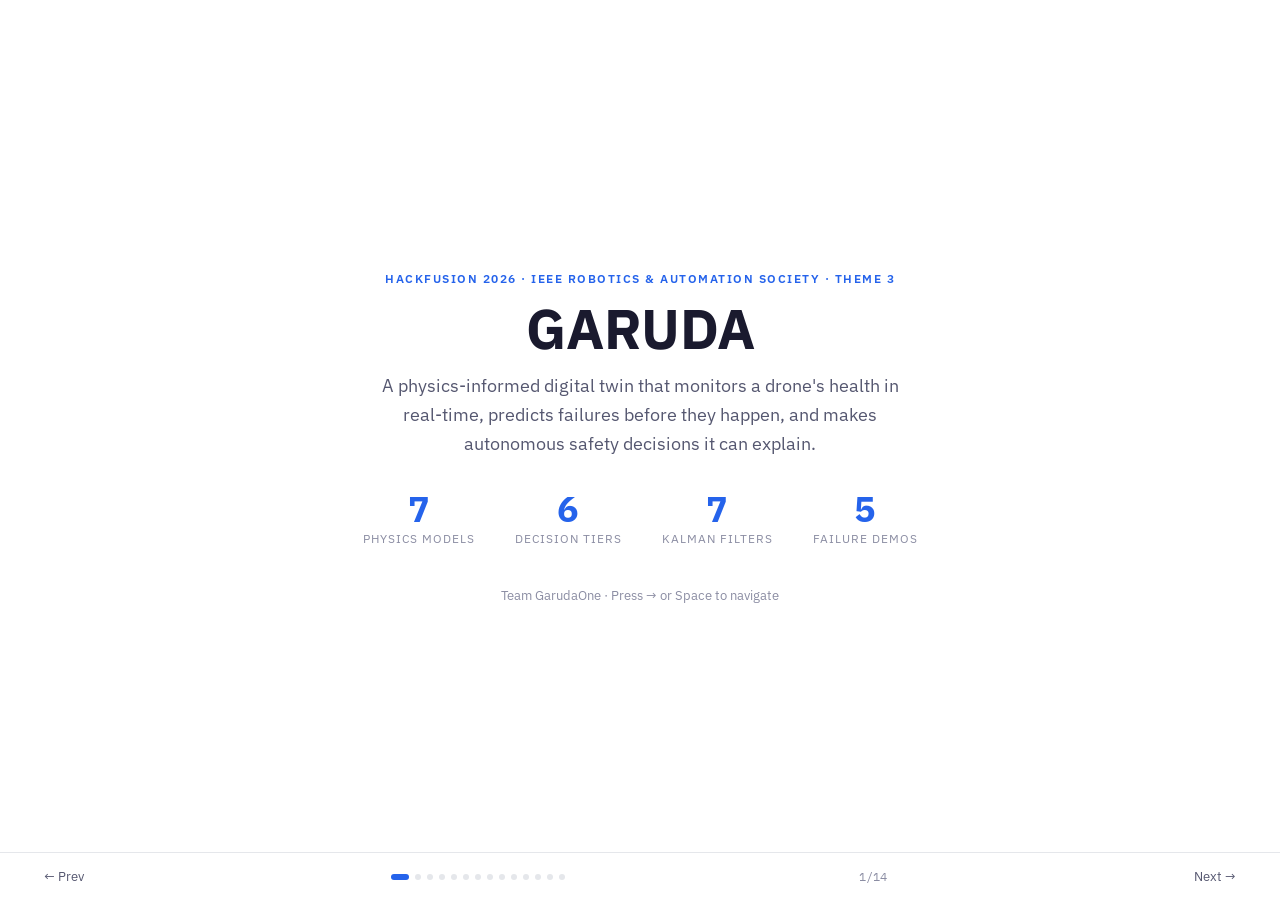
<file: pitch/GARUDA_Pitch.html>
<!DOCTYPE html>
<html lang="en">
<head>
<meta charset="UTF-8">
<meta name="viewport" content="width=device-width, initial-scale=1.0">
<title>GARUDA — HackFusion 2026</title>
<style>
  @import url('https://fonts.googleapis.com/css2?family=IBM+Plex+Sans:wght@400;500;600;700&family=IBM+Plex+Mono:wght@400;500&display=swap');

  :root {
    --bg: #ffffff;
    --bg-alt: #f7f8fa;
    --text: #1a1a2e;
    --text-2: #555770;
    --text-3: #8b8da3;
    --blue: #2563eb;
    --blue-light: #eff4ff;
    --red: #dc2626;
    --red-light: #fef2f2;
    --green: #16a34a;
    --green-light: #f0fdf4;
    --amber: #d97706;
    --amber-light: #fffbeb;
    --border: #e5e7eb;
    --radius: 8px;
  }

  * { margin: 0; padding: 0; box-sizing: border-box; }

  body {
    font-family: 'IBM Plex Sans', -apple-system, system-ui, sans-serif;
    background: var(--bg);
    color: var(--text);
    overflow: hidden;
    height: 100vh;
  }

  .deck { position: relative; width: 100vw; height: 100vh; }

  .slide {
    position: absolute; inset: 0;
    display: flex; flex-direction: column;
    justify-content: center; align-items: center;
    padding: 56px 80px 80px;
    opacity: 0; pointer-events: none;
    transition: opacity 0.35s ease;
  }
  .slide.active { opacity: 1; pointer-events: auto; }

  .slide-inner {
    width: 100%; max-width: 960px;
    display: flex; flex-direction: column;
    align-items: flex-start;
    max-height: calc(100vh - 140px);
    overflow-y: auto;
    scrollbar-width: thin;
    scrollbar-color: var(--border) transparent;
  }
  .slide-inner::-webkit-scrollbar { width: 3px; }
  .slide-inner::-webkit-scrollbar-thumb { background: var(--border); border-radius: 3px; }
  .slide-inner.centered { align-items: center; text-align: center; }

  /* ── Nav ── */
  .nav {
    position: fixed; bottom: 0; left: 0; right: 0;
    height: 48px;
    background: var(--bg);
    border-top: 1px solid var(--border);
    display: flex; align-items: center; justify-content: space-between;
    padding: 0 32px; z-index: 50;
    font-size: 13px; color: var(--text-3);
  }
  .nav button {
    background: none; border: none; color: var(--text-2);
    font: inherit; cursor: pointer; padding: 6px 12px;
    border-radius: 4px;
  }
  .nav button:hover { background: var(--bg-alt); }
  .dots { display: flex; gap: 6px; }
  .dots span {
    width: 6px; height: 6px; border-radius: 50%;
    background: var(--border); cursor: pointer;
    transition: all 0.2s;
  }
  .dots span.on { background: var(--blue); width: 18px; border-radius: 3px; }

  /* ── Typography ── */
  .label {
    font-size: 12px; font-weight: 600; letter-spacing: 1.5px;
    text-transform: uppercase; color: var(--blue); margin-bottom: 10px;
  }
  h1 { font-size: 44px; font-weight: 700; line-height: 1.15; color: var(--text); }
  h2 { font-size: 32px; font-weight: 700; line-height: 1.2; color: var(--text); margin-bottom: 12px; }
  h3 { font-size: 17px; font-weight: 600; color: var(--text); margin-bottom: 6px; }
  .sub { font-size: 18px; color: var(--text-2); line-height: 1.6; margin-top: 12px; max-width: 640px; }
  .small { font-size: 13px; color: var(--text-3); line-height: 1.5; }

  /* ── Layout helpers ── */
  .row { display: flex; gap: 32px; width: 100%; margin-top: 28px; }
  .row > * { flex: 1; }
  .col { display: flex; flex-direction: column; gap: 14px; }

  .mt-12 { margin-top: 12px; }
  .mt-20 { margin-top: 20px; }
  .mt-28 { margin-top: 28px; }
  .mt-40 { margin-top: 40px; }
  .mb-4 { margin-bottom: 4px; }
  .w-full { width: 100%; }

  /* ── Boxes ── */
  .box {
    background: var(--bg-alt);
    border: 1px solid var(--border);
    border-radius: var(--radius);
    padding: 20px;
  }
  .box h3 { font-size: 15px; margin-bottom: 4px; }
  .box p { font-size: 13.5px; color: var(--text-2); line-height: 1.55; }

  .box-blue { background: var(--blue-light); border-color: #dbeafe; }
  .box-red { background: var(--red-light); border-color: #fecaca; }
  .box-green { background: var(--green-light); border-color: #bbf7d0; }
  .box-amber { background: var(--amber-light); border-color: #fde68a; }

  /* ── Table ── */
  table { width: 100%; border-collapse: collapse; font-size: 14px; margin-top: 16px; }
  th { text-align: left; font-weight: 600; padding: 10px 14px; background: var(--bg-alt); border-bottom: 2px solid var(--border); font-size: 12px; text-transform: uppercase; letter-spacing: 0.5px; color: var(--text-3); }
  td { padding: 10px 14px; border-bottom: 1px solid var(--border); color: var(--text-2); line-height: 1.45; }
  td:first-child { color: var(--text); font-weight: 500; }

  /* ── Code ── */
  code, .mono { font-family: 'IBM Plex Mono', monospace; }
  .code-sm {
    background: var(--bg-alt); border: 1px solid var(--border);
    border-radius: 6px; padding: 14px 18px;
    font-family: 'IBM Plex Mono', monospace;
    font-size: 12.5px; line-height: 1.65; color: var(--text);
    white-space: pre; overflow-x: auto;
  }

  /* ── Equation ── */
  .eq {
    font-family: 'IBM Plex Mono', monospace;
    font-size: 15px; color: var(--text);
    padding: 8px 0;
  }

  /* ── Tags ── */
  .tag {
    display: inline-block; font-size: 11px; font-weight: 600;
    padding: 2px 8px; border-radius: 4px;
    letter-spacing: 0.3px;
  }
  .tag-b { background: var(--blue-light); color: var(--blue); }
  .tag-r { background: var(--red-light); color: var(--red); }
  .tag-g { background: var(--green-light); color: var(--green); }
  .tag-a { background: var(--amber-light); color: var(--amber); }

  /* ── Tier bar ── */
  .tier {
    display: flex; border-radius: 6px; overflow: hidden;
    border: 1px solid var(--border); margin-bottom: 6px;
  }
  .tier-label {
    width: 80px; display: flex; align-items: center; justify-content: center;
    font-size: 11px; font-weight: 700; letter-spacing: 0.5px; flex-shrink: 0; color: #fff;
  }
  .tier-body { padding: 10px 14px; flex: 1; }
  .tier-body strong { font-size: 13.5px; display: block; color: var(--text); }
  .tier-body span { font-size: 12px; color: var(--text-2); }

  /* ── Stat ── */
  .stats { display: flex; gap: 40px; margin-top: 32px; }
  .stat-n { font-size: 36px; font-weight: 700; color: var(--blue); line-height: 1; }
  .stat-l { font-size: 12px; color: var(--text-3); margin-top: 4px; text-transform: uppercase; letter-spacing: 1px; }

  /* ── Pipeline step ── */
  .step { display: flex; align-items: flex-start; gap: 14px; padding: 10px 0; }
  .step-n {
    width: 28px; height: 28px; border-radius: 50%;
    background: var(--blue-light); color: var(--blue);
    font-size: 13px; font-weight: 700;
    display: flex; align-items: center; justify-content: center; flex-shrink: 0;
  }
  .step p { font-size: 14px; color: var(--text-2); line-height: 1.5; }
  .step strong { color: var(--text); }

  /* ── Highlight quote ── */
  .quote {
    border-left: 3px solid var(--blue);
    padding: 12px 20px;
    background: var(--blue-light);
    border-radius: 0 var(--radius) var(--radius) 0;
    font-size: 15px; color: var(--text); line-height: 1.55;
  }

  /* ── Responsive ── */
  @media (max-width: 768px) {
    .slide { padding: 32px 24px 72px; }
    h1 { font-size: 30px; }
    h2 { font-size: 24px; }
    .row { flex-direction: column; gap: 16px; }
    .stats { flex-wrap: wrap; gap: 24px; }
  }
</style>
</head>
<body>

<div class="deck" id="deck">

<!-- ══════════ SLIDE 0: TITLE ══════════ -->
<div class="slide active" data-slide="0">
  <div class="slide-inner centered">
    <p class="label">HackFusion 2026 · IEEE Robotics & Automation Society · Theme 3</p>
    <h1 style="font-size: clamp(36px, 5vw, 56px);">GARUDA</h1>
    <p class="sub" style="max-width: 540px;">
      A physics-informed digital twin that monitors a drone's health in real-time,
      predicts failures before they happen, and makes autonomous safety decisions
      it can explain.
    </p>
    <div class="stats">
      <div><div class="stat-n">7</div><div class="stat-l">Physics models</div></div>
      <div><div class="stat-n">6</div><div class="stat-l">Decision tiers</div></div>
      <div><div class="stat-n">7</div><div class="stat-l">Kalman filters</div></div>
      <div><div class="stat-n">5</div><div class="stat-l">Failure demos</div></div>
    </div>
    <p class="small mt-40">Team GarudaOne · Press → or Space to navigate</p>
  </div>
</div>

<!-- ══════════ SLIDE 1: PROBLEM ══════════ -->
<div class="slide" data-slide="1">
  <div class="slide-inner">
    <p class="label">The Problem</p>
    <h2>Drones don't understand their own physics</h2>
    <p class="sub" style="margin-top: 8px;">
      A drone in turbulent wind burns more power. A hot battery loses capacity.
      A worn motor creates asymmetric thrust. Today's drones don't track any of this —
      they find out when they crash.
    </p>

    <div class="row" style="margin-top: 24px;">
      <div class="box">
        <h3>No energy awareness</h3>
        <p>Battery drains unpredictably under wind load. The drone doesn't know it can't make it home until it's already too late.</p>
      </div>
      <div class="box">
        <h3>Blind to atmosphere</h3>
        <p>Air density drops at altitude, turbulence varies with terrain, temperature affects everything. None of this is modeled.</p>
      </div>
      <div class="box">
        <h3>No component health</h3>
        <p>Motor bearings wear, batteries heat up, propellers degrade. There's no way to detect partial failure before it becomes total.</p>
      </div>
    </div>

    <div class="quote mt-28">
      We need a system that continuously estimates the drone's physical state, predicts
      failures, quantifies how certain it is, and makes safety decisions it can justify.
    </div>
  </div>
</div>

<!-- ══════════ SLIDE 2: WHAT WE BUILT ══════════ -->
<div class="slide" data-slide="2">
  <div class="slide-inner">
    <p class="label">Our Approach</p>
    <h2>Five physics modules running in a loop at 10 Hz</h2>
    <p class="sub" style="margin-top: 4px;">Each module feeds into the next. The decision engine sits on top and evaluates the complete picture every 100ms.</p>

    <table class="mt-20">
      <thead>
        <tr><th style="width: 200px;">Module</th><th>What it does</th><th style="width: 180px;">Physics basis</th></tr>
      </thead>
      <tbody>
        <tr>
          <td>Environment Model</td>
          <td>Simulates wind, air density, temperature, pressure, and turbulence as a function of altitude and time</td>
          <td>ICAO ISA + Dryden (O-U process)</td>
        </tr>
        <tr>
          <td>Vehicle Health</td>
          <td>Tracks battery temperature, charge state, per-motor efficiency, payload mass, and structural G-stress</td>
          <td>Thermal ODE + Coulomb counting</td>
        </tr>
        <tr>
          <td>Energy Forecasting</td>
          <td>Predicts power consumption, remaining flight time, and whether the mission is still feasible</td>
          <td>Actuator Disk Theory</td>
        </tr>
        <tr>
          <td>State Estimator</td>
          <td>Fuses physics predictions with noisy sensor data. Outputs 95% confidence intervals on every state</td>
          <td>7× Kalman filters</td>
        </tr>
        <tr>
          <td>Decision Engine</td>
          <td>Evaluates all states and decides: continue, slow down, change altitude, return home, or abort</td>
          <td>6-tier hierarchical rules</td>
        </tr>
      </tbody>
    </table>
  </div>
</div>

<!-- ══════════ SLIDE 3: ARCHITECTURE ══════════ -->
<div class="slide" data-slide="3">
  <div class="slide-inner">
    <p class="label">Architecture</p>
    <h2>How the pieces fit together</h2>

    <div class="code-sm mt-20" style="width: 100%; font-size: 12px; line-height: 1.8;">
┌─────────────────────────────────────────────────────────────────┐
│  DASHBOARD  (Rich TUI — 6 panels, 10 Hz refresh)               │
│  Telemetry · Environment · Health · Energy · Uncertainty · AI   │
└──────────────────────────────┬──────────────────────────────────┘
                               │ JSON telemetry snapshots
┌──────────────────────────────┴──────────────────────────────────┐
│  DIGITAL TWIN ENGINE  (Python, 10 Hz main loop)                 │
│                                                                  │
│  ┌──────────────┐ ┌───────────────┐ ┌────────────────────────┐  │
│  │ Environment   │ │ Vehicle       │ │ Energy &amp; Endurance     │  │
│  │ ISA + Dryden  │ │ Battery ODE   │ │ Actuator Disk Theory   │  │
│  │ wind/density  │ │ 4× rotors     │ │ safe envelope          │  │
│  └──────┬───────┘ └───────┬───────┘ └──────────┬─────────────┘  │
│         └─────────────────┼─────────────────────┘                │
│                    ┌──────┴──────┐                                │
│                    │ Kalman      │   7 state filters              │
│                    │ Filter UQ   │   95% confidence bounds        │
│                    └──────┬──────┘                                │
│                    ┌──────┴──────┐                                │
│                    │ DECISION    │   6-tier hierarchical engine   │
│                    │ ENGINE      │   + evidence trail logger      │
│                    └─────────────┘                                │
└──────────────────────────────────────────────────────────────────┘
                               │ autonomous commands
┌──────────────────────────────┴──────────────────────────────────┐
│  FLIGHT LAYER   PX4 via MAVSDK · Voice ("Hey Garuda") · LFM AI │
└─────────────────────────────────────────────────────────────────┘</div>

    <p class="small mt-12">Fully async Python. Event-bus decoupled modules. 14 drone states with enforced transitions. Real hardware parameters from our 249g prototype.</p>
  </div>
</div>

<!-- ══════════ SLIDE 4: PHYSICS — ENVIRONMENT ══════════ -->
<div class="slide" data-slide="4">
  <div class="slide-inner">
    <p class="label">Physics Models</p>
    <h2>Environment: atmosphere + wind</h2>

    <div class="row" style="margin-top: 20px;">
      <div class="col">
        <h3>ICAO Standard Atmosphere</h3>
        <p class="small mb-4">Altitude-dependent temperature, pressure, and air density:</p>
        <div class="eq">T(h) = 288.15 − 0.0065 · h</div>
        <div class="eq">ρ(h) = 1.225 · (T / 288.15)<sup>4.256</sup></div>
        <p style="font-size: 13px; color: var(--text-2); margin-top: 8px;">
          Air density drops with altitude — this directly affects how much power
          the motors need to produce the same thrust. We recalculate this every tick.
        </p>

        <h3 class="mt-20">Dryden Wind Turbulence</h3>
        <p class="small mb-4">Stochastic gusts modeled as an Ornstein-Uhlenbeck process:</p>
        <div class="eq">x(t+dt) = x(t)·e<sup>−dt/τ</sup> + σ√(1−e<sup>−2dt/τ</sup>)·N(0,1)</div>
        <p style="font-size: 13px; color: var(--text-2); margin-top: 8px;">
          Wind is random but correlated in time (τ = 4s). This is the standard
          model used in aerospace (MIL-F-8785C). The vertical axis has
          60% lower turbulence than horizontal — matches real atmospheric behavior.
        </p>
      </div>

      <div class="col">
        <h3>Disturbance scenarios we can inject live</h3>
        <div class="box" style="margin-top: 2px;">
          <p><strong>Crosswind gust:</strong> 12 m/s sudden lateral wind</p>
        </div>
        <div class="box">
          <p><strong>Temperature spike:</strong> +20°C (flying over a heat island)</p>
        </div>
        <div class="box">
          <p><strong>Downdraft:</strong> 5 m/s vertical shear (microburst)</p>
        </div>
        <div class="box">
          <p><strong>Wind shear layer:</strong> Altitude-dependent velocity gradient</p>
        </div>
        <p style="font-size: 13px; color: var(--text-2); margin-top: 12px;">
          These aren't hypothetical — each one is a single function call
          that changes the simulation state, and the decision engine
          reacts within the same tick.
        </p>
      </div>
    </div>
  </div>
</div>

<!-- ══════════ SLIDE 5: PHYSICS — VEHICLE + ENERGY ══════════ -->
<div class="slide" data-slide="5">
  <div class="slide-inner">
    <p class="label">Physics Models</p>
    <h2>Vehicle health + energy forecasting</h2>

    <div class="row" style="margin-top: 20px;">
      <div class="col">
        <h3>Battery: thermal ODE + Coulomb counting</h3>
        <div class="eq">dT/dt = (I²R − h·A·ΔT) / (m·Cₚ)</div>
        <p style="font-size: 13px; color: var(--text-2); margin-top: 6px; line-height: 1.55;">
          The battery heats from internal resistance (I²R) and cools from
          airflow (h scales with airspeed). We track the thermal state every tick because
          LiPo capacity drops with temperature — a hot battery gives you less flight time
          than the voltage suggests.
        </p>
        <div class="eq mt-12">V = 3S · (3.3 + 0.9·SoC<sup>0.8</sup>) − I·R<sub>int</sub></div>
        <p style="font-size: 13px; color: var(--text-2); margin-top: 6px;">
          Real LiPo discharge curve. Parameters match our actual 3S/450mAh pack (0.08Ω internal resistance).
        </p>

        <h3 class="mt-20">Motor degradation</h3>
        <p style="font-size: 13px; color: var(--text-2); line-height: 1.55;">
          Each of the 4 motors is tracked independently. Bearing wear degrades
          efficiency at 15%/1000h. The delta between best and worst motor
          (imbalance) is a key safety signal — asymmetric thrust is dangerous.
        </p>
      </div>

      <div class="col">
        <h3>Power: Actuator Disk Momentum Theory</h3>
        <div class="eq">P<sub>hover</sub> = √(T³ / 2ρA) · κ / η</div>
        <div class="eq">P<sub>fwd</sub> = P<sub>hover</sub>·f(v) + ½ρCdAv³</div>
        <p style="font-size: 13px; color: var(--text-2); margin-top: 6px; line-height: 1.55;">
          Hover power depends on thrust, air density, disk area (4× 2-inch props),
          and rotor efficiency. Forward flight adds parasitic drag.
          All parameters come from our real hardware config.
        </p>

        <h3 class="mt-20">Safe operating envelope</h3>
        <p style="font-size: 13px; color: var(--text-2); line-height: 1.55;">
          Computed dynamically every tick based on current health + environment:
        </p>
        <ul style="font-size: 13px; color: var(--text-2); padding-left: 18px; margin-top: 6px; line-height: 1.7;">
          <li>Max altitude (density-limited)</li>
          <li>Max speed (rotor-efficiency-limited)</li>
          <li>Max range at cruise speed</li>
          <li>Can we reach the target, come home, and still have 30s reserve?</li>
        </ul>
      </div>
    </div>
  </div>
</div>

<!-- ══════════ SLIDE 6: KALMAN FILTER ══════════ -->
<div class="slide" data-slide="6">
  <div class="slide-inner">
    <p class="label">Uncertainty Quantification</p>
    <h2>Kalman filter: physics meets sensors</h2>
    <p class="sub" style="margin-top: 4px; max-width: 720px;">
      The physics models predict what should happen. The sensors measure what actually happened.
      The Kalman filter figures out the best estimate and tells you how confident it is.
    </p>

    <div class="row" style="margin-top: 20px;">
      <div>
        <h3>How it works, every tick:</h3>
        <div class="code-sm mt-12" style="font-size: 12px;">
<b>Predict</b> (from physics model):
  x̂ = model_prediction(alt, speed, wind)
  P += Q · dt         ← uncertainty grows

<b>Update</b> (from noisy sensor):
  K = P / (P + R)     ← Kalman gain
  x̂ += K · (z − x̂)   ← fuse measurement
  P = (1 − K) · P     ← uncertainty shrinks

<b>Output</b>:
  estimate ± 2σ       ← 95% confidence band</div>
      </div>

      <div>
        <h3>7 independent filters tracking:</h3>
        <table style="margin-top: 8px;">
          <thead><tr><th>State</th><th>Sensor noise (σ)</th></tr></thead>
          <tbody>
            <tr><td>Position N, E</td><td>GPS: 0.25 m</td></tr>
            <tr><td>Altitude</td><td>Barometer: 0.25 m</td></tr>
            <tr><td>Airspeed</td><td>Pitot: 0.20 m/s</td></tr>
            <tr><td>Wind speed</td><td>Inferred: 0.40 m/s</td></tr>
            <tr><td>Battery SoC</td><td>Current sensor: 0.30%</td></tr>
            <tr><td>Endurance</td><td>Derived: ±25 s</td></tr>
          </tbody>
        </table>
        <p class="small mt-12">
          The dashboard shows every estimate with its confidence interval.
          The decision engine uses uncertainty to calibrate how aggressive its responses are.
        </p>
      </div>
    </div>
  </div>
</div>

<!-- ══════════ SLIDE 7: DECISION ENGINE ══════════ -->
<div class="slide" data-slide="7">
  <div class="slide-inner">
    <p class="label">Autonomous Decisions</p>
    <h2>6-tier hierarchical safety engine</h2>
    <p class="sub" style="margin-top: 4px;">Evaluates from most severe to least. Stops at the first tier that triggers. Every decision carries an evidence trail.</p>

    <div style="width: 100%; margin-top: 20px;">
      <div class="tier">
        <div class="tier-label" style="background: #dc2626;">ABORT</div>
        <div class="tier-body">
          <strong>Emergency landing — immediate</strong>
          <span>Battery ≥ 60°C · rotor efficiency &lt; 30% · structural stress exceeded · endurance &lt; 45s</span>
        </div>
      </div>
      <div class="tier">
        <div class="tier-label" style="background: #ea580c;">RTB</div>
        <div class="tier-body">
          <strong>Return to base</strong>
          <span>Not enough energy for RTH · SoC ≤ 18% · battery ≥ 50°C · motor degradation · wind ≥ 8.5 m/s</span>
        </div>
      </div>
      <div class="tier">
        <div class="tier-label" style="background: #0891b2;">ALT</div>
        <div class="tier-body">
          <strong>Change altitude</strong>
          <span>Air density too thin at current height · vertical downdraft ≥ 3 m/s</span>
        </div>
      </div>
      <div class="tier">
        <div class="tier-label" style="background: #0891b2;">SLOW</div>
        <div class="tier-body">
          <strong>Reduce speed</strong>
          <span>Turbulence intensity ≥ 0.50 · crosswind ≥ 5.5 m/s · rotor imbalance ≥ 0.15</span>
        </div>
      </div>
      <div class="tier">
        <div class="tier-label" style="background: #2563eb;">ROUTE</div>
        <div class="tier-body">
          <strong>Modify trajectory</strong>
          <span>Headwind ≥ 60% of airspeed — reroute to save energy</span>
        </div>
      </div>
      <div class="tier">
        <div class="tier-label" style="background: #16a34a;">GO</div>
        <div class="tier-body">
          <strong>Continue mission</strong>
          <span>All parameters nominal. Confidence: 96%.</span>
        </div>
      </div>
    </div>

    <p class="small mt-12">Every decision record includes: trigger parameter + value + threshold, confidence score, physics snapshot, and alternatives that were considered but rejected.</p>
  </div>
</div>

<!-- ══════════ SLIDE 8: LIVE SCENARIOS ══════════ -->
<div class="slide" data-slide="8">
  <div class="slide-inner">
    <p class="label">Demonstration</p>
    <h2>5 failure scenarios, tested live</h2>
    <p class="sub" style="margin-top: 4px;">We inject each disturbance during the simulation and show the decision engine reacting in real-time with evidence.</p>

    <div class="row" style="margin-top: 20px;">
      <div>
        <table>
          <thead><tr><th>#</th><th>Scenario</th><th>Decision</th></tr></thead>
          <tbody>
            <tr><td>1</td><td>12 m/s crosswind gust</td><td><span class="tag tag-a">REDUCE SPEED</span></td></tr>
            <tr><td>2</td><td>Motor #3 bearing failure (35% drop)</td><td><span class="tag tag-a">SLOW</span> → <span class="tag tag-r">RTB</span></td></tr>
            <tr><td>3</td><td>Battery overheating (58°C)</td><td><span class="tag tag-r">ABORT</span></td></tr>
            <tr><td>4</td><td>Payload released mid-flight</td><td><span class="tag tag-g">CONTINUE</span> (re-calc)</td></tr>
            <tr><td>5</td><td>Downdraft + thin air + low battery</td><td><span class="tag tag-a">ALTER ALT</span> → <span class="tag tag-r">RTB</span></td></tr>
          </tbody>
        </table>
      </div>

      <div>
        <h3>Evidence trail (actual output)</h3>
        <div class="code-sm" style="font-size: 11.5px;">
{
  "decision": "RETURN_TO_BASE",
  "confidence": 0.92,
  "triggers": [{
    "parameter": "battery_soc",
    "value": 16.2,
    "threshold": 18.0,
    "severity": "WARNING"
  }],
  "reason": "Energy reserve
    insufficient for safe RTH.",
  "physics_snapshot": {
    "wind_speed": 7.3,
    "hover_power": 28.4,
    "rotor_effs": [.89,.88,.58,.90]
  }
}</div>
      </div>
    </div>
  </div>
</div>

<!-- ══════════ SLIDE 9: VOICE + AI ══════════ -->
<div class="slide" data-slide="9">
  <div class="slide-inner">
    <p class="label">Innovation Beyond the Brief</p>
    <h2>"Hey Garuda" — voice-controlled digital twin</h2>
    <p class="sub" style="margin-top: 4px;">
      We built a fully offline voice pipeline. No cloud, no internet — everything runs on-device.
      Think Siri, but for a drone, and it never phones home.
    </p>

    <div class="row" style="margin-top: 24px;">
      <div>
        <h3>Voice pipeline</h3>
        <div class="step">
          <div class="step-n">1</div>
          <div><p><strong>Wake word</strong> — openWakeWord listens for "Garuda" (3–8% CPU, always on)</p></div>
        </div>
        <div class="step">
          <div class="step-n">2</div>
          <div><p><strong>Speech-to-text</strong> — Whisper Tiny (INT8, 39 MB) transcribes the command</p></div>
        </div>
        <div class="step">
          <div class="step-n">3</div>
          <div><p><strong>Intent routing</strong> — 3 tiers: keyword match (&lt;5 ms), Needle 26M (&lt;20 ms), LFM-2.5 (200 ms)</p></div>
        </div>
        <div class="step">
          <div class="step-n">4</div>
          <div><p><strong>Voice feedback</strong> — Piper TTS responds: "Starting orbit mode"</p></div>
        </div>
        <p class="small mt-12">Most commands resolve in under 20 ms. Complex natural language goes to the LFM for full understanding.</p>
      </div>

      <div>
        <h3>AI models on a Raspberry Pi 5</h3>
        <table style="margin-top: 4px;">
          <thead><tr><th>Model</th><th>Size</th><th>Speed</th></tr></thead>
          <tbody>
            <tr><td>LFM-2.5-230M (Liquid AI brain)</td><td>180 MB</td><td>42 tok/s</td></tr>
            <tr><td>Needle 26M (fast router)</td><td>14 MB</td><td>1,200 tok/s</td></tr>
            <tr><td>PicoDet-S (object detection)</td><td>4 MB</td><td>50 FPS</td></tr>
            <tr><td>Whisper Tiny (speech-to-text)</td><td>39 MB</td><td>Real-time</td></tr>
            <tr><td>Piper TTS (text-to-speech)</td><td>20 MB</td><td>Real-time</td></tr>
          </tbody>
        </table>
        <p class="small mt-12">All running CPU-only on a Raspberry Pi 5 (8 GB). No GPU. The entire drone weighs 249g — below regulatory limits.</p>
      </div>
    </div>
  </div>
</div>

<!-- ══════════ SLIDE 10: DASHBOARD ══════════ -->
<div class="slide" data-slide="10">
  <div class="slide-inner">
    <p class="label">Dashboard</p>
    <h2>6 panels, all updating at 10 Hz</h2>
    <p class="sub" style="margin-top: 4px;">Built with Python's Rich library. Reads telemetry JSON snapshots from the twin runner.</p>

    <div class="row" style="margin-top: 20px;">
      <div class="box box-blue">
        <h3>Telemetry</h3>
        <p>Altitude, airspeed, heading, GPS, distance to target/home</p>
      </div>
      <div class="box box-amber">
        <h3>Environment</h3>
        <p>ISA density, temperature, pressure, wind vector, turbulence bar</p>
      </div>
      <div class="box" style="background: #fdf4ff; border-color: #e9d5ff;">
        <h3>Vehicle Health</h3>
        <p>Battery SoC + temp, 4× motor efficiency bars, structural stress</p>
      </div>
    </div>
    <div class="row" style="margin-top: 12px;">
      <div class="box box-green">
        <h3>Energy</h3>
        <p>Power draw, hover/cruise power, endurance countdown, safe envelope</p>
      </div>
      <div class="box">
        <h3>Uncertainty</h3>
        <p>Every Kalman estimate with ±2σ confidence bounds</p>
      </div>
      <div class="box box-red">
        <h3>Decision</h3>
        <p>Current action, confidence %, trigger reason, alternatives considered</p>
      </div>
    </div>

    <div class="quote mt-20">
      During the demo we inject failure scenarios live and watch all 6 panels react simultaneously.
      The decision panel shows exactly <i>why</i> the engine made its choice.
    </div>
  </div>
</div>

<!-- ══════════ SLIDE 11: JUDGING CRITERIA ══════════ -->
<div class="slide" data-slide="11">
  <div class="slide-inner">
    <p class="label">Coverage</p>
    <h2>How we address each judging criterion</h2>

    <table class="mt-12">
      <thead><tr><th>Criterion</th><th>Our implementation</th></tr></thead>
      <tbody>
        <tr>
          <td>Physical-state estimation accuracy</td>
          <td>7 Kalman filters fusing ISA physics with sensor observations. Each state has 95% CI bounds.</td>
        </tr>
        <tr>
          <td>Environmental modeling quality</td>
          <td>ICAO atmosphere (density, temp, pressure) + Dryden wind turbulence (O-U process) + 4 injectable disturbances.</td>
        </tr>
        <tr>
          <td>Energy/endurance prediction</td>
          <td>Actuator disk hover/forward power with real hardware params. Mission feasibility = target + RTH + 30s reserve.</td>
        </tr>
        <tr>
          <td>Safety decision effectiveness</td>
          <td>6-tier engine with confidence scores. Evidence trail for every decision. Demonstrated across 5 failure scenarios.</td>
        </tr>
        <tr>
          <td>Robustness under changing conditions</td>
          <td>Crosswind, motor failure, thermal runaway, payload change, combined stress — all handled in real-time.</td>
        </tr>
        <tr>
          <td>Physics/ML integration</td>
          <td>Kalman filter = physics + sensor fusion. CfC Liquid Neural Network = learned controller. LFM = NL understanding.</td>
        </tr>
        <tr>
          <td>Innovation in digital-twin design</td>
          <td>Voice-controlled twin, Liquid AI architecture, evidence-based audit trails, real sub-250g hardware params.</td>
        </tr>
      </tbody>
    </table>
  </div>
</div>

<!-- ══════════ SLIDE 12: FUTURE ══════════ -->
<div class="slide" data-slide="12">
  <div class="slide-inner">
    <p class="label">What's Next</p>
    <h2>Future development</h2>
    <p class="sub" style="margin-top: 4px;">The modular architecture means each piece can be upgraded independently.</p>

    <div class="row" style="margin-top: 24px;">
      <div class="box box-blue">
        <h3>Voice biometrics</h3>
        <p>Only the owner + 2 registered voices can command the drone. Speaker verification rejects unauthorized commands — a real security layer for deployment.</p>
      </div>
      <div class="box box-amber">
        <h3>Satellite connectivity</h3>
        <p>Iridium or Starlink backhaul for beyond-line-of-sight missions. Cloud digital twin mirroring for remote operator oversight.</p>
      </div>
      <div class="box box-green">
        <h3>Multi-drone swarm</h3>
        <p>PX4 multi-SITL is already configured with per-drone MAVSDK ports. Coordinated formation flying and distributed sensing.</p>
      </div>
    </div>
    <div class="row">
      <div class="box">
        <h3>Edge SLAM</h3>
        <p>Plug in OpenVINS or ORB-SLAM3 via the VisionPoseSource interface for true GPS-denied autonomous navigation. The interface is already defined.</p>
      </div>
      <div class="box">
        <h3>RL decision refinement</h3>
        <p>Use flight data to refine decision thresholds with reinforcement learning. The physics constraints stay — RL tunes the margins.</p>
      </div>
    </div>
  </div>
</div>

<!-- ══════════ SLIDE 13: CLOSING ══════════ -->
<div class="slide" data-slide="13">
  <div class="slide-inner centered">
    <p class="label">GARUDA</p>
    <h1 style="font-size: clamp(30px, 4vw, 46px); max-width: 700px;">
      It doesn't just simulate the drone.<br>It understands the physics.
    </h1>
    <p class="sub" style="text-align: center; max-width: 560px;">
      Real equations. Real hardware parameters. Real-time decisions
      with evidence you can audit.
    </p>

    <div class="stats" style="margin-top: 36px;">
      <div><div class="stat-n">7</div><div class="stat-l">Physics models</div></div>
      <div><div class="stat-n">6</div><div class="stat-l">Safety tiers</div></div>
      <div><div class="stat-n">7</div><div class="stat-l">Kalman filters</div></div>
      <div><div class="stat-n">5</div><div class="stat-l">Live scenarios</div></div>
      <div><div class="stat-n" style="font-size: 28px;">&lt;20ms</div><div class="stat-l">Voice latency</div></div>
    </div>

    <p style="color: var(--text-2); font-size: 16px; margin-top: 40px;">
      Team GarudaOne · HackFusion 2026 · IEEE RAS
    </p>
    <p class="small mt-12" style="font-style: italic;">"Hey Garuda, take off."</p>
  </div>
</div>

</div>

<!-- ── Nav ── -->
<div class="nav">
  <button onclick="go(cur-1)">← Prev</button>
  <div class="dots" id="dots"></div>
  <span id="ctr" class="mono" style="font-size: 12px;">1/14</span>
  <button onclick="go(cur+1)">Next →</button>
</div>

<script>
const ss=document.querySelectorAll('.slide'), dc=document.getElementById('dots'), ct=document.getElementById('ctr');
let cur=0;
ss.forEach((_,i)=>{const d=document.createElement('span');d.className=i===0?'on':'';d.onclick=()=>go(i);dc.appendChild(d)});
function go(n){if(n<0||n>=ss.length||n===cur)return;ss[cur].classList.remove('active');cur=n;ss[cur].classList.add('active');const si=ss[cur].querySelector('.slide-inner');if(si)si.scrollTop=0;dc.querySelectorAll('span').forEach((d,i)=>d.className=i===cur?'on':'');ct.textContent=`${cur+1}/${ss.length}`}
document.addEventListener('keydown',e=>{if(e.key==='ArrowRight'||e.key===' '){e.preventDefault();go(cur+1)}if(e.key==='ArrowLeft'){e.preventDefault();go(cur-1)}});
let tx=0;document.addEventListener('touchstart',e=>tx=e.touches[0].clientX);document.addEventListener('touchend',e=>{const d=tx-e.changedTouches[0].clientX;if(Math.abs(d)>50)d>0?go(cur+1):go(cur-1)});
</script>

</body>
</html>
</file>
